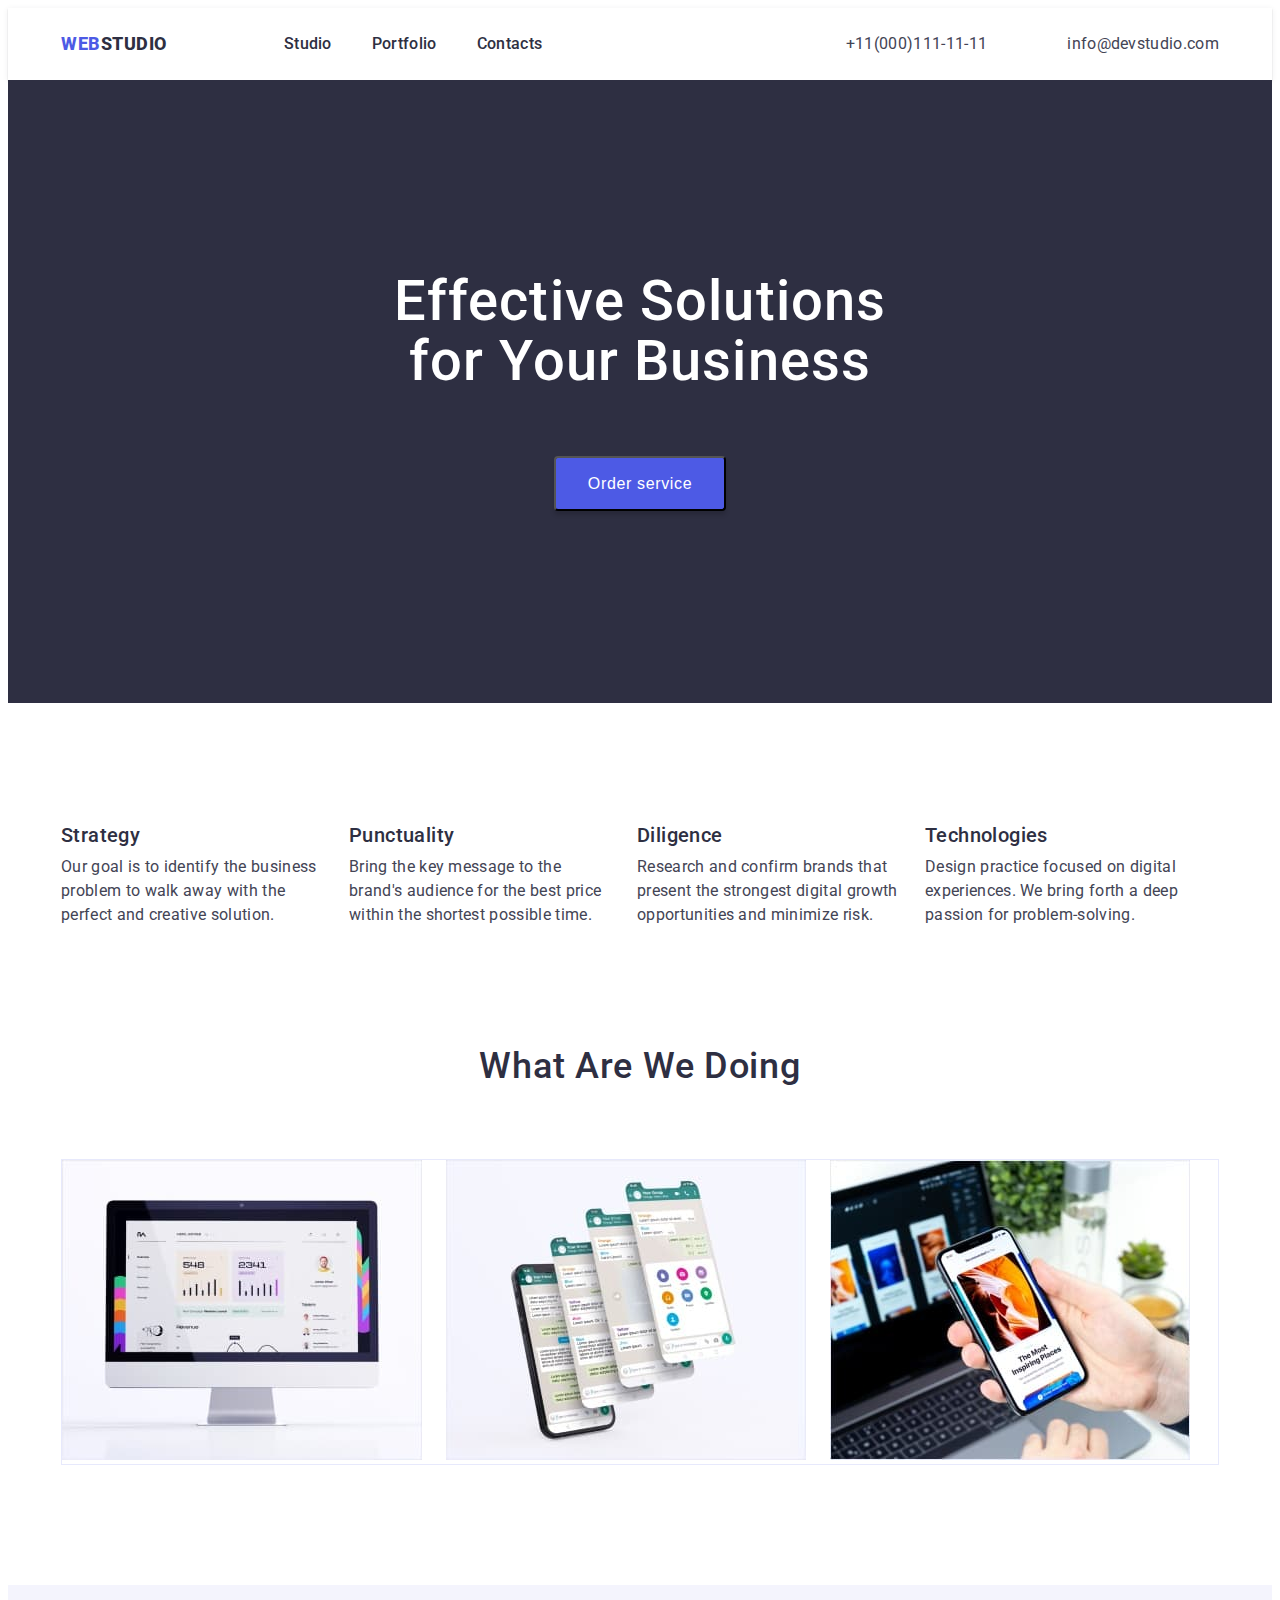
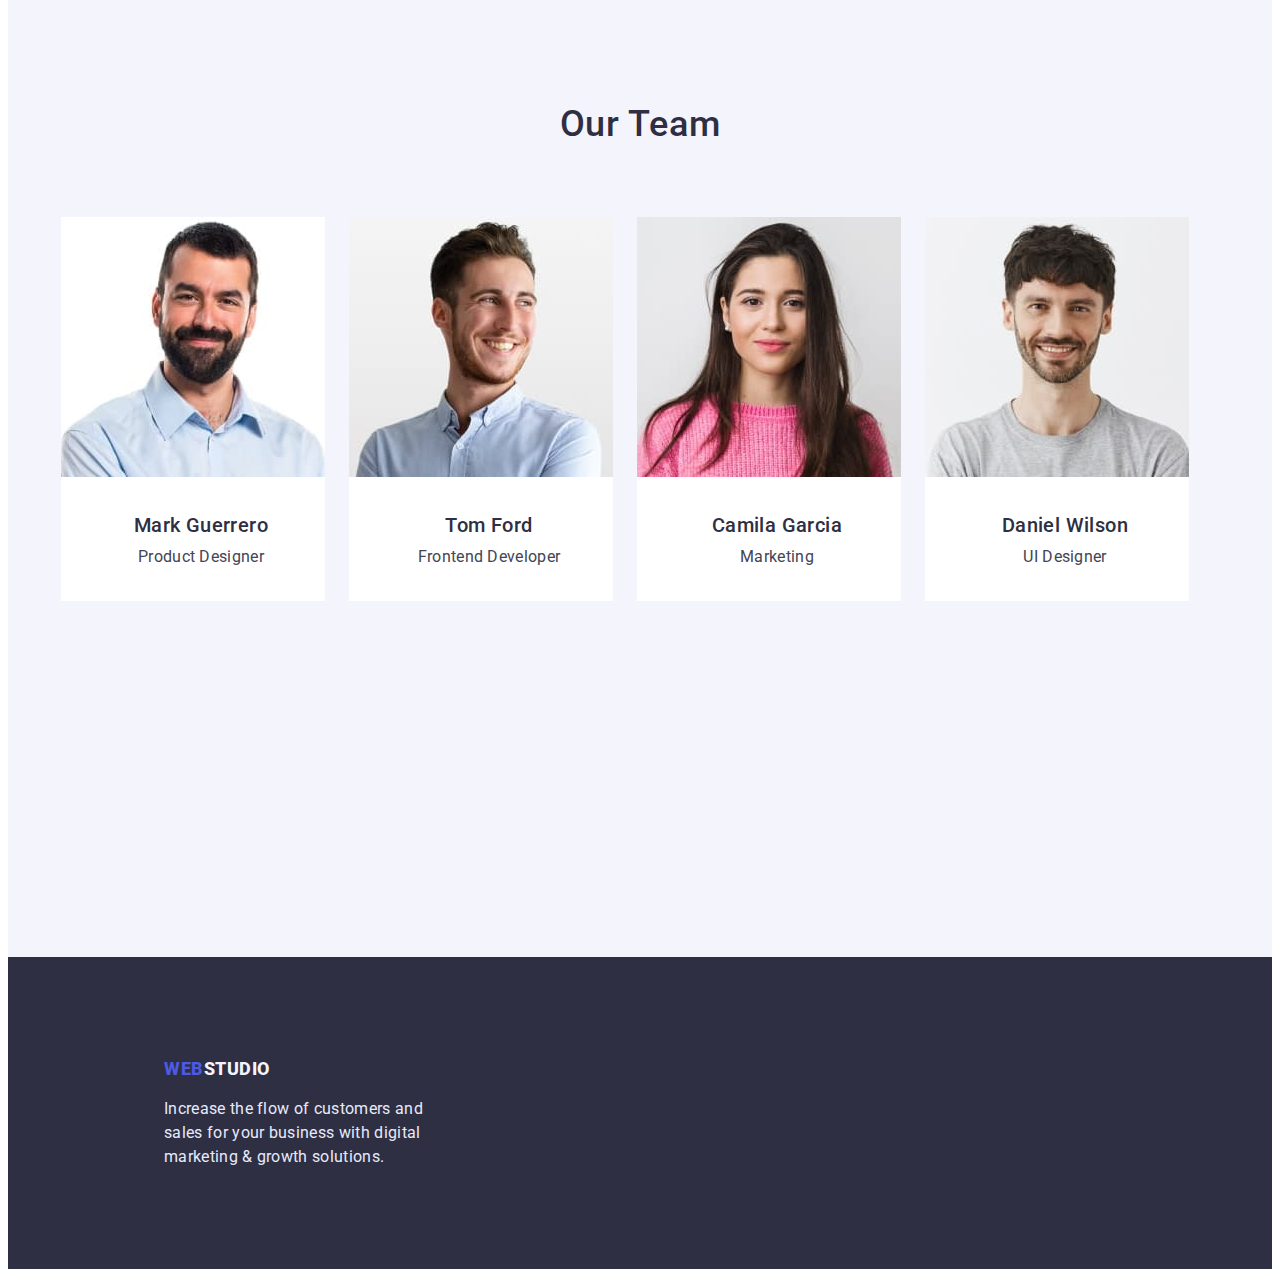
<file: index.html>
<!DOCTYPE html>
<html lang="en">
<head>
    <meta charset="UTF-8">
    <meta http-equiv="X-UA-Compatible" content="IE=edge">
    <meta name="viewport" content="width=device-width, initial-scale=1.0">
    <title>WebStudio</title>
    <link rel="preconnect" href="https://fonts.googleapis.com">
    <link rel="preconnect" href="https://fonts.gstatic.com" crossorigin>
    <link rel="preconnect" href="https://fonts.googleapis.com">
    <link rel="preconnect" href="https://fonts.gstatic.com" crossorigin>
    <link href="https://fonts.googleapis.com/css2?family=Raleway:wght@800&family=Roboto:wght@400;500;700;900&display=swap" rel="stylesheet">
    <link rel="stylesheet" href="https://cdnjs.cloudflare.com/ajax/libs/modern-normalize/1.1.0/modern-normalize.min.css" integrity="sha512-wpPYUAdjBVSE4KJnH1VR1HeZfpl1ub8YT/NKx4PuQ5NmX2tKuGu6U/JRp5y+Y8XG2tV+wKQpNHVUX03MfMFn9Q==" crossorigin="anonymous" referrerpolicy="no-referrer">
    <link rel="stylesheet" href="./css/styles.css">
</head>

<body>
<header>
    <div class="container">
    <nav class="list">
        <a href="https://pavlodr.github.io/goit-markup-hw-03/index.html" class="link">WEB<span class="logo">STUDIO</span></a>
    
    <ul class="spc">
        <li class="spcli">
            <a href="https://pavlodr.github.io/goit-markup-hw-03/index.html" class="linkstudio">Studio</a>
        </li>
        <li class="spcli">
            <a href="https://pavlodr.github.io/goit-markup-hw-03/portfolio.html" class="linkportf">Portfolio</a>
        </li>
        <li class="spcli">
            <a href="Contacts" class="linkcont">Contacts</a>
        </li>
    </ul>
    </nav>
    
    <ul class="tm">
        <li class="tmli"> 
            <a href="tel:+11(000)111-11-11" class="linktelmail">+11(000)111-11-11</a>
        </li>
        <li class="tmli">
            <a href="mailto:info@devstudio.com" class="linktelmail">info@devstudio.com</a>
        </li>
    </ul>

    
    </div>
</header>

<main>
    <section class="top">
        <div class="container">
        <h1>Effective Solutions<br>for Your Business </h1>
        <button type="button">Order service</button>
        </div>
    </section>
    
    <section class="services">
        <div class="container">
            <ul class="serv">
            <li class="servli"> 
                <h3 class="servh">Strategy</h3> 
                <p class="servp">Our goal is to identify the business problem to walk away with the perfect and creative solution.</p>
            </li>
            <li class="servli"> 
                <h3 class="servh">Punctuality</h3> 
                <p class="servp">Bring the key message to the brand's audience for the best price within the shortest possible time.</p> 
            </li>
            <li class="servli"> 
                <h3 class="servh">Diligence</h3>
                <p class="servp">Research and confirm brands that present the strongest digital growth opportunities and minimize risk.</p>
            </li>
            <li class="servli"> 
                <h3 class="servh">Technologies</h3> 
                <p class="servp">Design practice focused on digital experiences. We bring forth a deep passion for problem-solving.</p>
            </li>
        </ul>
        </div>
    </section>

    <section class="rect">
        <div class="container">
            <h2>What are we doing</h2>
        <ul class="rectan">
            <li class="rectanli"> <img src="./images/img5.jpg" alt="laptop" width="360"></li>
            <li class="rectanli"> <img src="./images/img6.jpg" alt="mobile" width="360"></li>
            <li class="rectanli"> <img src="./images/img7.jpg" alt="mobile+laptop" width="360"></li>
        </ul>
        </div>
    </section>

    <section class="team">
    <div class="container">
    <h2>Our Team</h2>
    <ul class="staff">
        <li class="staffli">
            <img src="./images/img1.jpg" alt="Mark Guerrero" width="264">
            <div class="name">
            <h3>Mark Guerrero</h3>
            <p>Product Designer</p>
            </div>
            
        </li> 
        

        <li class="staffli">
            <img src="./images/img2.jpg" alt="Tom Ford" width="264">
            <div class="name">
            <h3>Tom Ford</h3>
            <p>Frontend Developer</p>
            </div>
        </li>
        

        <li class="staffli">
            <img src="./images/img3.jpg" alt="Camila Garcia" width="264">
            <div class="name">
            <h3>Camila Garcia</h3>
            <p>Marketing</p>
            </div>
        </li> 
        
        <li class="staffli">
            <img src="./images/img4.jpg" alt="Daniel Wilson" width="264">
            <div class="name"> 
            <h3>Daniel Wilson</h3>
            <p>UI Designer</p>
            </div>
        </li>
    </ul>
    </div>
    </section>
</main>

    <footer >
        <div class="ft">
        <a href="https://pavlodr.github.io/goit-markup-hw-03/index.html" class="link">WEB<span class="logo">STUDIO</span> </a>
        <p>Increase the flow of customers and sales for your business with digital marketing & growth solutions.</p> 
        </div>
    </footer>
</body>
    
</html>
</file>
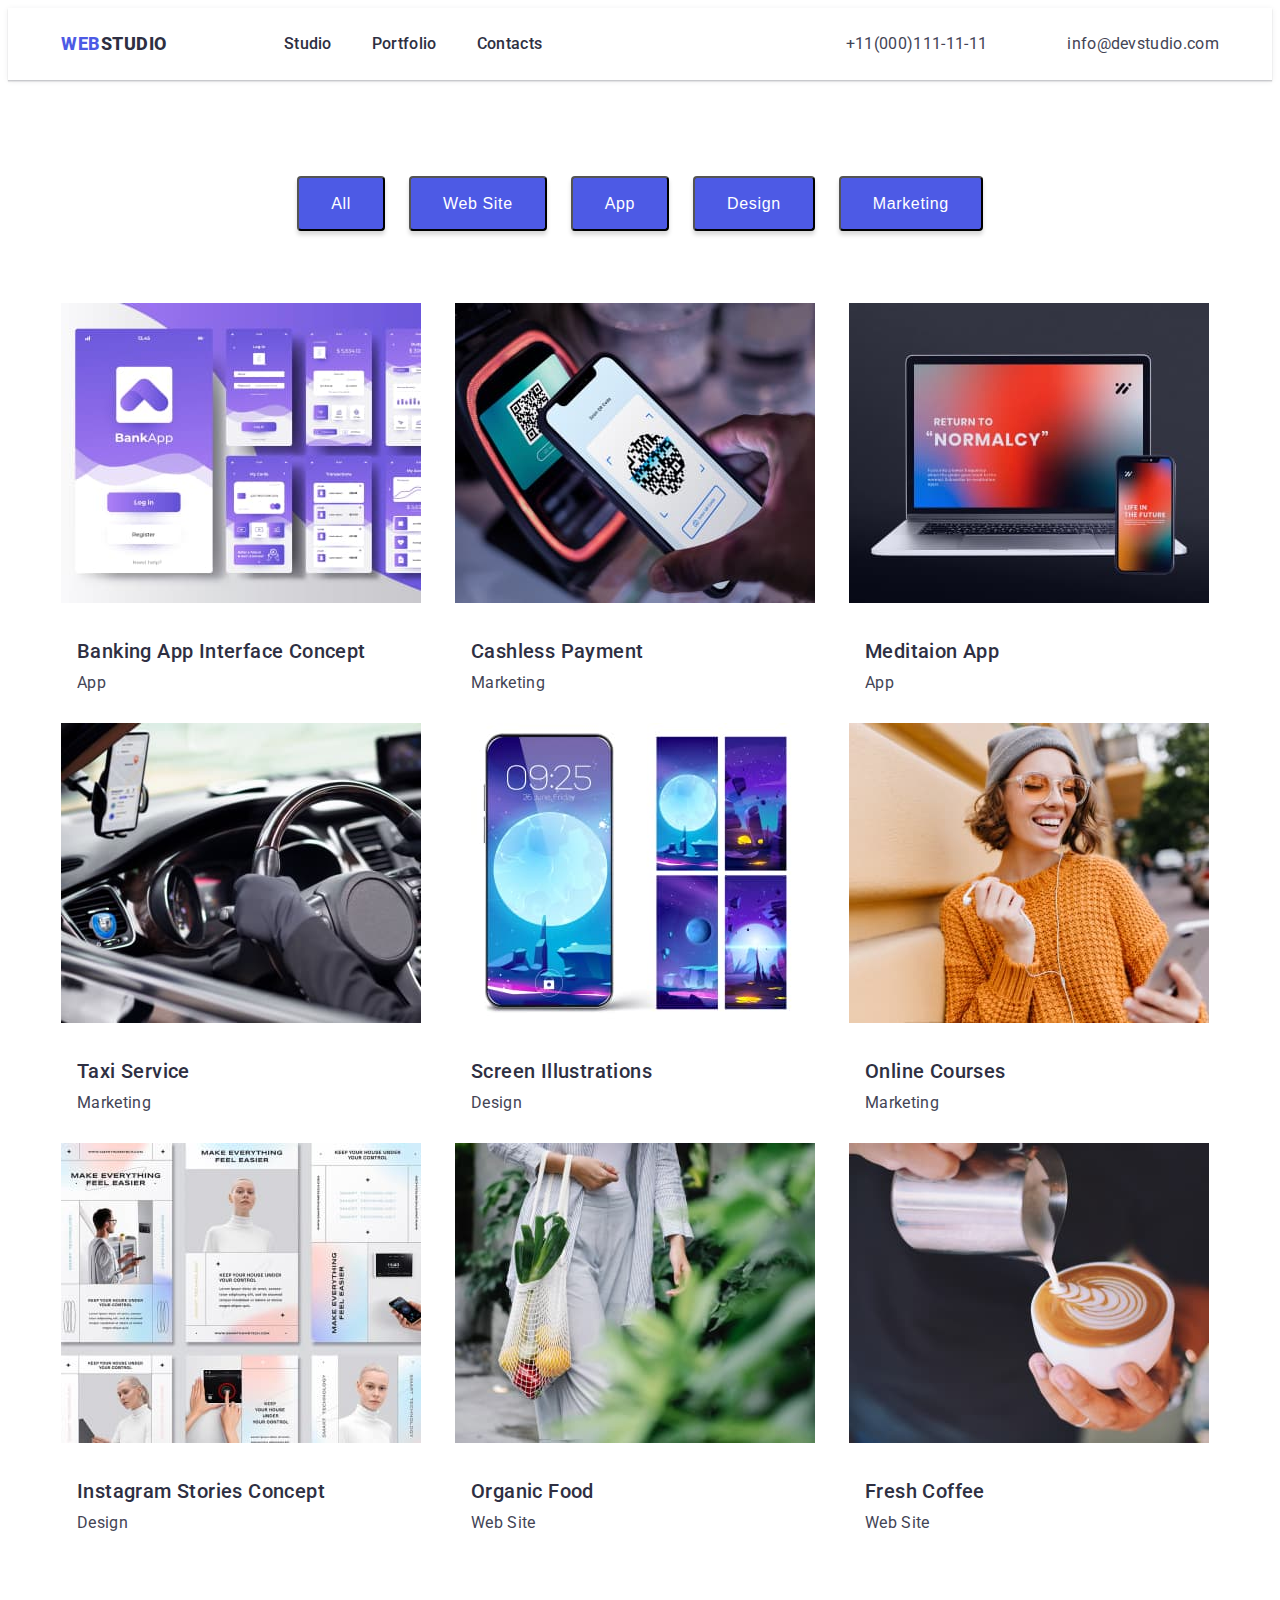
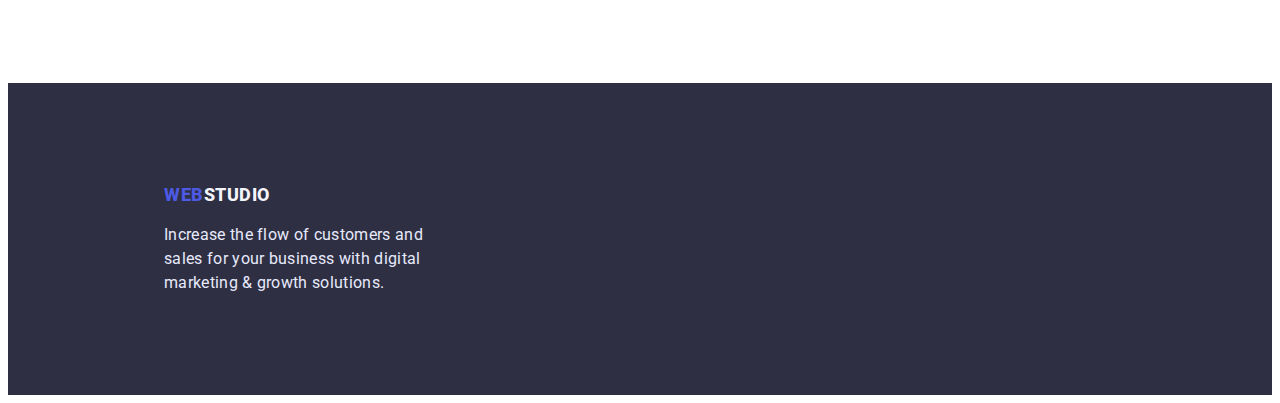
<file: portfolio.html>
<!DOCTYPE html>
<html lang="en">
<head>
    <meta charset="UTF-8">
    <meta http-equiv="X-UA-Compatible" content="IE=edge">
    <meta name="viewport" content="width=device-width, initial-scale=1.0">
    <title>Portfolio</title>
    <link rel="preconnect" href="https://fonts.googleapis.com">
    <link rel="preconnect" href="https://fonts.gstatic.com" crossorigin>
    <link rel="preconnect" href="https://fonts.googleapis.com">
    <link rel="preconnect" href="https://fonts.gstatic.com" crossorigin>
    <link href="https://fonts.googleapis.com/css2?family=Raleway:wght@800&family=Roboto:wght@400;500;700;900&display=swap" rel="stylesheet">
    <link rel="stylesheet" href="https://cdnjs.cloudflare.com/ajax/libs/modern-normalize/1.1.0/modern-normalize.min.css" integrity="sha512-wpPYUAdjBVSE4KJnH1VR1HeZfpl1ub8YT/NKx4PuQ5NmX2tKuGu6U/JRp5y+Y8XG2tV+wKQpNHVUX03MfMFn9Q==" crossorigin="anonymous" referrerpolicy="no-referrer">    
    <link rel="stylesheet" href="./css/styles.css">
</head>

<body>
<header>
    <div class="container">
        <nav class="list">
            <a href="https://pavlodr.github.io/goit-markup-hw-03/index.html" class="link">WEB<span class="logo">STUDIO</span></a>
        
        <ul class="spc">
            <li class="spcli">
                <a href="https://pavlodr.github.io/goit-markup-hw-03/index.html" class="linkstudio">Studio</a>
            </li>
            <li class="spcli">
                <a href="https://pavlodr.github.io/goit-markup-hw-03/portfolio.html" class="linkportf">Portfolio</a>
            </li>
            <li class="spcli">
                <a href="Contacts" class="linkcont">Contacts</a>
            </li>
        </ul>
        </nav>
        
        <ul class="tm">
            <li class="tmli"> 
                <a href="tel:+11(000)111-11-11" class="linktelmail">+11(000)111-11-11</a>
            </li>
            <li class="tmli">
                <a href="mailto:info@devstudio.com" class="linktelmail">info@devstudio.com</a>
            </li>
        </ul>
    </div>
</header>

<main>
    
    <section>
        <div class="container">
        <ul class="portflink">
            <li class="portfli"> 
                <button type="button">All</button>
            </li>
            <li class="portfli"> 
                <button type="button">Web Site</button>
            </li>
            <li class="portfli"> 
                <button type="button">App</button>
            </li>
            <li class="portfli">
                <button type="button">Design</button>
            </li>
            <li class="portfli"> 
                <button type="button">Marketing</button>
            </li>
        </ul>
        </div>
    </section>
    
    <section>
        <div class="container">
            <ul class="picture">
            <li class="img"> 
                <img src="./images/img8.jpg" alt="Screens" width="360">
                <h3 class="img-head">Banking App Interface Concept</h3> 
                <p class="img-p">App</p>
            </li>
            <li class="img"> 
                <img src="./images/img9.jpg" alt="Bluescreen" width="360">
                <h3 class="img-head">Cashless Payment</h3> 
                <p class="img-p">Marketing</p>
            </li>
            <li class="img"> 
                <img src="./images/img91.jpg" alt="laptop+mob" width="360">
                <h3 class="img-head">Meditaion App</h3> 
                <p class="img-p">App</p>
            </li>
            <li class="img"> 
                <img src="./images/img92.jpg" alt="Driver" width="360">
                <h3 class="img-head">Taxi Service</h3> 
                <p class="img-p">Marketing</p>
            </li>
            <li class="img"> 
                <img src="./images/img93.jpg" alt="Illustrations" width="360">
                <h3 class="img-head">Screen Illustrations</h3> 
                <p class="img-p">Design</p>
            </li>
            <li class="img"> 
                <img src="./images/img94.jpg" alt="Girl" width="360">
                <h3 class="img-head">Online Courses</h3> 
                <p class="img-p">Marketing</p>
            </li>
            <li class="img"> 
                <img src="./images/img95.jpg" alt="Instagram" width="360">
                <h3 class="img-head">Instagram Stories Concept</h3> 
                <p class="img-p">Design</p>
            </li>
            <li class="img"> 
                <img src="./images/img96.jpg" alt="Fructs" width="360">
                <h3 class="img-head">Organic Food</h3> 
                <p class="img-p">Web Site</p>
            </li>
            <li class="img"> 
                <img src="./images/img97.jpg" alt="Capuchino" width="360">
                <h3 class="img-head">Fresh Coffee</h3> 
                <p class="img-p">Web Site</p>
            </li>
        </ul>
        </div>
    </section>
</main>

    <footer>
        <div class="ft">
            <a href="https://pavlodr.github.io/goit-markup-hw-03/index.html" class="link">WEB<span class="logo">STUDIO</span> </a>
            <p>Increase the flow of customers and sales for your business with digital marketing & growth solutions.</p> 
            </div>
    </footer>

</body>
    
</html>
</file>
<file: css/styles.css>
:root {
    --picture-gap: 24px;
}
body {
        font-family: "Roboto", "sans-serif";
    }

    ul {
        list-style: none;
        margin: 0;
        padding-left: 0;
    }
    
    h1, 
    h2, 
    h3, 
    h4, 
    h5, 
    h6, 
    p,
    li {
        margin: 0;
    }
    

    .container {
        width: 1158px;
        padding-left: 15px;
        padding-right: 15px;
        margin: 0 auto;
    }
    header {
        display: flex;
        box-shadow: 0px 2px 1px rgba(46, 47, 66, 0.08), 0px 1px 1px rgba(46, 47, 66, 0.16), 0px 1px 6px rgba(46, 47, 66, 0.08);
        }

    header .container {
        display: flex;
    }

    .list,
    .spc,
    .tm {
        display: flex;
        align-items: center;
        padding: 0;
        margin: 0;
    }

    .list {
        display: flex;
        gap: 40px;
    }

    .spc .spcli+.spcli {
        margin-left: 40px;
    }

    
    .tm {
        display: flex;
        gap: 40px;
        margin-left: auto;

    }

    .tm .tmli+.tmli {
        margin-left: 40px;
        /* margin-right: 0 ;
        padding-right: 0; */
    }

    .link {
        text-decoration: none;
            
        font-weight: 800;
        font-size: 18px;
        line-height: 1.33;
        
        letter-spacing: 0.03em;
    
        color: #4D5AE5;
        padding-top: 24px;
        padding-bottom: 24px;
    }

    .logo {
        text-decoration: none;

        font-weight: 800;
        font-size: 18px;
        line-height: 1.33;

        letter-spacing: 0.03em;

        color: #2E2F42;
        padding-top: 24px;
        padding-bottom: 24px;
        margin-right: 77px;
    }

    .linkstudio {
        padding: 24px, 0;
        
        text-decoration: none;

        font-weight: 500;
        font-size: 16px;
        line-height: 1.50;

        letter-spacing: 0.02em;

        color: #2E2F42;
        padding-top: 24px;
        padding-bottom: 24px;
    }

    .linkstudio:hover, 
    .linkstudio:focus {
        text-decoration: none;

        font-weight: 500;
        font-size: 16px;
        line-height: 1.50;

        letter-spacing: 0.02em;
        color: #4D5AE5;
    }

    .linkportf {
        padding: 24px, 0;
        text-decoration: none;

        font-weight: 500;
        font-size: 16px;
        line-height: 1.50;

        letter-spacing: 0.02em;

        color: #2E2F42;
        padding-top: 24px;
        padding-bottom: 24px;
    }

    .linkportf:hover, 
    .linkportf:focus {
        text-decoration: none;

        font-weight: 500;
        font-size: 16px;
        line-height: 1.50;

        letter-spacing: 0.02em;
        color: #4D5AE5;
    }

    .linkcont {
        text-decoration: none;

        font-weight: 500;
        font-size: 16px;
        line-height: 1.50;

        letter-spacing: 0.02em;

        color: #2E2F42;
        padding-top: 24px;
        padding-bottom: 24px;
    }

    .linkcont:hover, 
    .linkcont:focus {
        text-decoration: none;

        font-weight: 500;
        font-size: 16px;
        line-height: 1.50;

        letter-spacing: 0.02em;

        color: #4D5AE5;        ;
    }

    .linktelmail {
        margin-right: 0 auto;
        /* padding-right: 0; */
        text-decoration: none;

        font-weight: 400;
        font-size: 16px;
        line-height: 1.50;

        letter-spacing: 0.02em;

        color: #434455;

        padding-top: 24px;
        padding-bottom: 24px;
    }

    .linktelmail:hover, 
    .linktelmail:focus {
        text-decoration: none;

        font-weight: 400;
        font-size: 16px;
        line-height: 1.50;

        letter-spacing: 0.02em;
        color: #4D5AE5;
    }
    
    .container > button {
        display: flex;
        
    }
    .top {
        background-color: #2E2F42;
        padding-top: 192px;
        padding-bottom: 192px;
    }

    .top h1 {
        flex-direction: column;
        display: flex;
        font-weight: 500;
        font-size: 56px;
        line-height: 1.07;

        text-align: center;
        letter-spacing: 0.02em;

        align-items: center;
        color: #FFFFFF;
    }

    .top button {
        display: block;
        margin: 0 auto;
        margin-top: 64px; 
        cursor: pointer;
        padding: 16px 32px;
        gap: 10px;

        background-color: #4D5AE5;
        box-shadow: 0px 4px 4px rgba(0, 0, 0, 0.15);
        border-radius: 4px;

        font-weight: 500;
        font-size: 16px;
        line-height: 1.19;

        letter-spacing: 0.04em;

        color: #FFFFFF;
    }

    .top button:hover, 
    .top button:focus {
        flex-direction: column;
        display: flex;
        align-items: center;
        margin-top: 64px;
        background-color: #404BBF;
        box-shadow: 0px 1px 6px rgba(46, 47, 66, 0.08), 0px 1px 1px rgba(46, 47, 66, 0.16), 0px 2px 1px rgba(46, 47, 66, 0.08);
        border-radius: 4px;

        font-weight: 500;
        font-size: 16px;
        line-height: 1.19;

        letter-spacing: 0.04em;

        color: #FFFFFF;
    }

    .services {
        padding-top: 120px;
        padding-bottom: 120px;
    }
    .serv {
        display: flex;

        padding-right: 40px;
    }

    .serv .servli+.servli {
        margin-left: 24px;
    }

    .services .servh {
        margin: 0;
        width: 264px;
        height: 24px;
        
        font-weight: 500;
        font-size: 20px;
        line-height: 1.20;

        letter-spacing: 0.02em;

        color: #2E2F42;
    }

    .services .servp {
        margin-top: 8px;
        width: 264px;
        height: 72px;
        font-weight: 400;
        font-size: 16px;
        line-height: 1.50;

        letter-spacing: 0.02em;

        color: #434455;
    }

    .rect {
        padding-bottom: 120px;
    }
    .rect h2 {
        margin-bottom: 72px;
        text-align: center;
        font-weight: 500;
        font-size: 36px;
        line-height: 1.11;
        
        letter-spacing: 0.02em;

        text-transform: capitalize;
        color: #2E2F42;
    }

    .rectan {
        display: flex;
        padding: 0;
        margin: 0;
        box-sizing: border-box;
        /* background-color: linear-gradient(0deg, rgba(77, 90, 229, 0.1), rgba(77, 90, 229, 0.1)), url(2368.jpg); */
        background-blend-mode: soft-light, normal;
        border: 1px solid #E7E9FC;
    }

    .rectan .rectanli+.rectanli {
        margin-left: 24px;
    }

    .team {
        height: 732px;
        background-color: #F4F4FD;
        padding-top: 120px;
        padding-bottom: 120px;
    }
    .team h2 {
        margin: 0;
        text-align: center;
        font-weight: 500;
        font-size: 36px;
        line-height: 1.11;
        
        letter-spacing: 0.02em;

        text-transform: capitalize;
        color: #2E2F42;
        margin-bottom: 72px;
    }

    .staff {
        display: flex;

    }
    .staff > .staffli {
        background-color: #FFFFFF;
    }
    .staff > .staffli+.staffli {
        margin-left: 24px;
    }

    .name {
        padding-top: 32px;
        padding-left: 16px;
        padding-bottom: 32px;
    }
    .staff h3 {
        margin: 0;
        text-align: center;
        font-weight: 500;
        font-size: 20px;
        line-height: 1.20;
        letter-spacing: 0.02em;

        color: #2E2F42;

        margin-bottom: 8px;

    }

    .staff p {
        margin: 0;
        text-align: center;
        font-weight: 400;
        font-size: 16px;
        line-height: 1.50;
        letter-spacing: 0.02em;

        color: #434455;
    }

    .staff .ctsffli+.staffli {
        margin-left: 24px;
    }

    footer {
        background-color: #2E2F42;
        padding-top: 100px;
        padding-bottom: 100px;
        padding-left: 156px;
    }
    .ft .link {
        width: 115px;
        color: #4D5AE5;
        
        margin-bottom: 16px;
    }
    .ft .logo {
        width: 115px;
        color: #F4F4FD;
    }

    .ft p {
        margin-top: 16px;
        width: 264px;
        font-weight: 400;
        font-size: 16px;
        line-height: 1.50;
        
        letter-spacing: 0.02em;
        
        color: #E7E9FC;
    }

    .container > .portflink {
        display: flex;
        margin-top: 96px;
        justify-content: center;
    } 
    .portflink > .portfli+.portfli {
        margin-left: 24px;
    }
    .portflink button {
        padding: 16px 32px;
        gap: 10px;

        background-color: #4D5AE5;
        box-shadow: 0px 4px 4px rgba(0, 0, 0, 0.15);
        border-radius: 4px;

        font-weight: 500;
        font-size: 16px;
        line-height: 1.19;

        display: flex;
        align-items: center;
        letter-spacing: 0.04em;

        color: #FFFFFF;
    }

    .portflink button:hover,
    .portflink button:focus {
        cursor: pointer;
        background-color: #404BBF;
        box-shadow: 0px 1px 6px rgba(46, 47, 66, 0.08), 0px 1px 1px rgba(46, 47, 66, 0.16), 0px 2px 1px rgba(46, 47, 66, 0.08);
        border-radius: 4px;

        font-weight: 500;
        font-size: 16px;
        line-height: 1.19;

        display: flex;
        align-items: center;
        letter-spacing: 0.04em;

        color: #FFFFFF;
    }
    /* .container >  */
    .picture {
        display: flex;
        padding-top: 72px;
        padding-bottom: 120px;
        justify-content: center;
        flex-wrap: wrap;
        margin-left: calc(-1 * var(--picture-gap));
    }
    
    .picture > .img {
        flex-basis: calc(100% / 3 - var(--picture-gap));
    }

    .img {
        height: 420px;
        border-bottom;: 0.5px solid #F4F4FD
        box-shadow: 0px 1px 6px rgba(46, 47, 66, 0.08);
    }

    .picture > .img {
        margin-left: var(--picture-gap);
    }
    
    .picture img {
        width: 360px;
        height: 300px;
        left: 0px;
        top: 0px;

        background-color: linear-gradient(0deg, rgba(77, 90, 229, 0.1), rgba(77, 90, 229, 0.1)), url(4074365);
        background-blend-mode: soft-light, normal;
        mix-blend-mode: normal;
      }

    .img-head {
        width: 291px;
        height: 24px;

        font-weight: 500;
        font-size: 20px;
        line-height: 1.20;
        
        letter-spacing: 0.02em;

        color: #2E2F42;
        margin-top: 32px;
        margin-left: 16px;
    }

    .img-p {
        width: 75px;
        height: 24px;

        font-weight: 400;
        font-size: 16px;
        line-height: 1.50;

        letter-spacing: 0.02em;

        color: #434455;
        margin-top: 8px;
        margin-left: 16px;
    }
</file>
